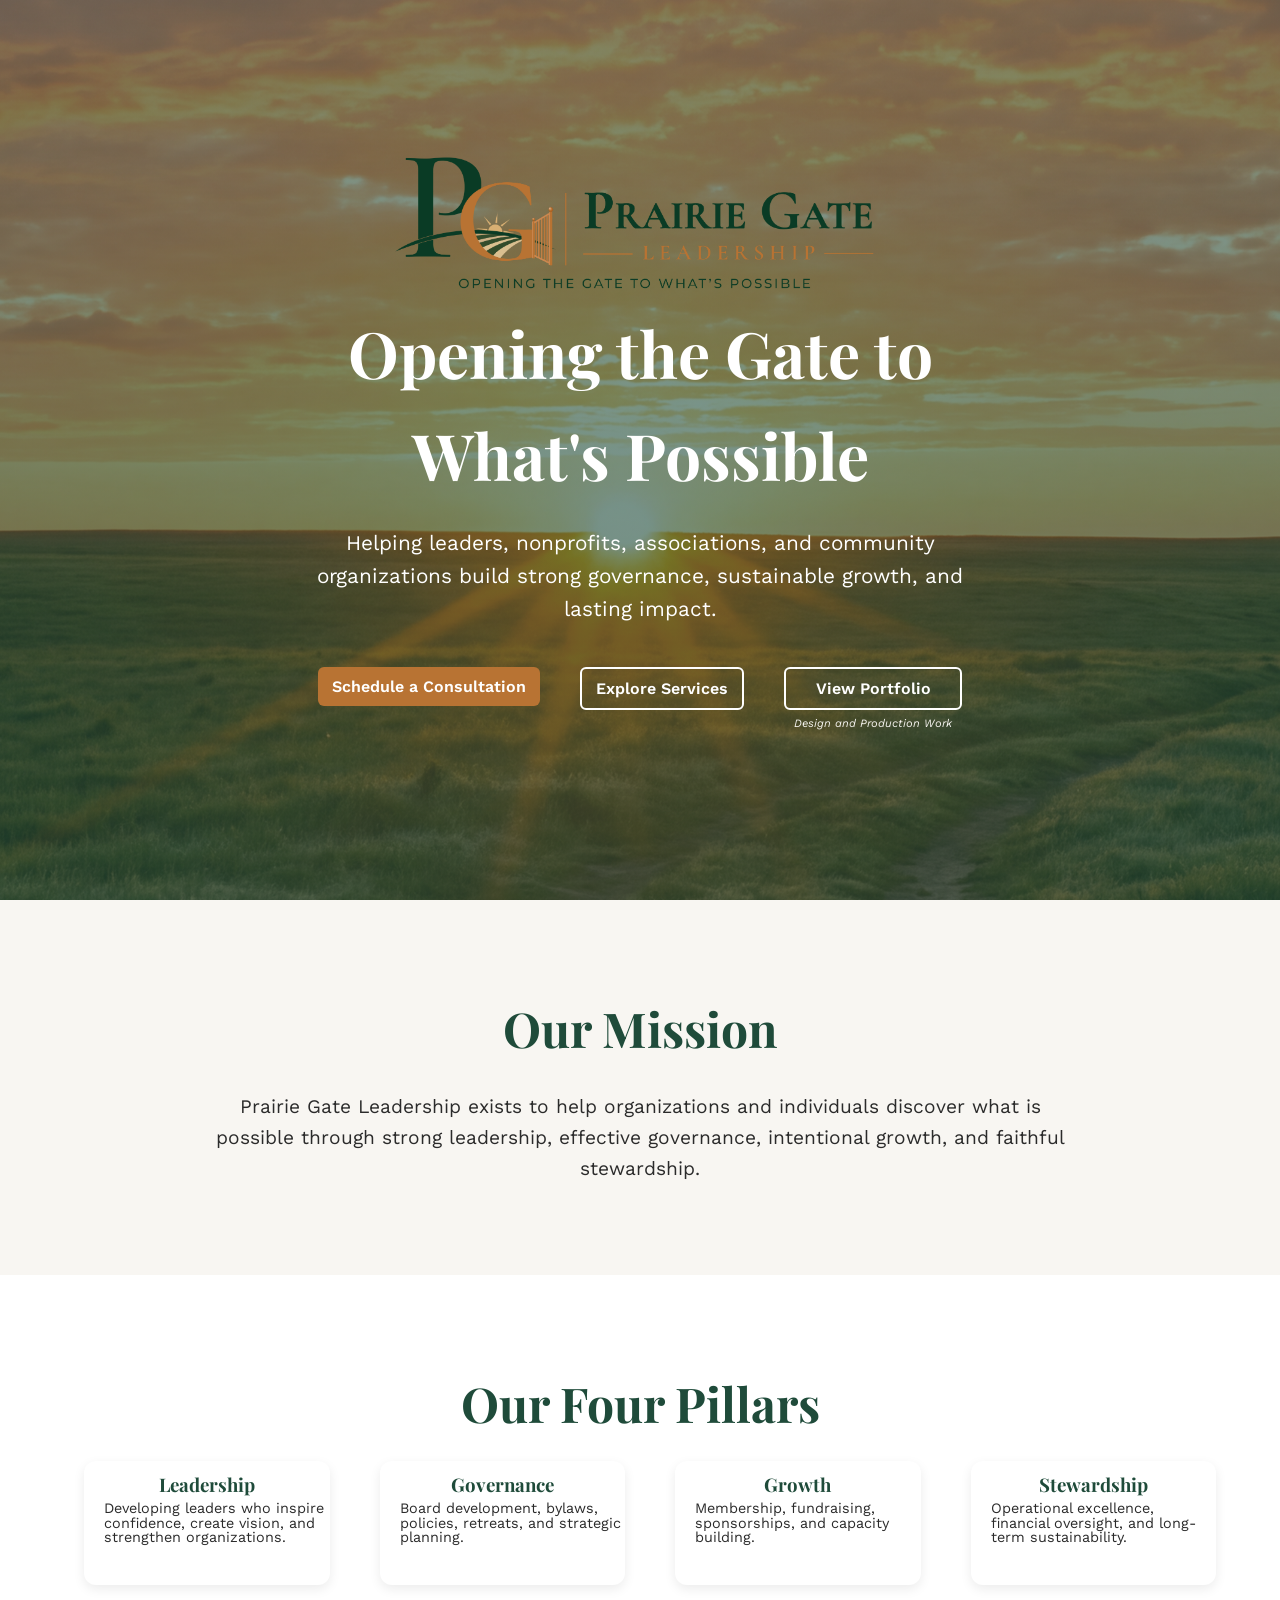
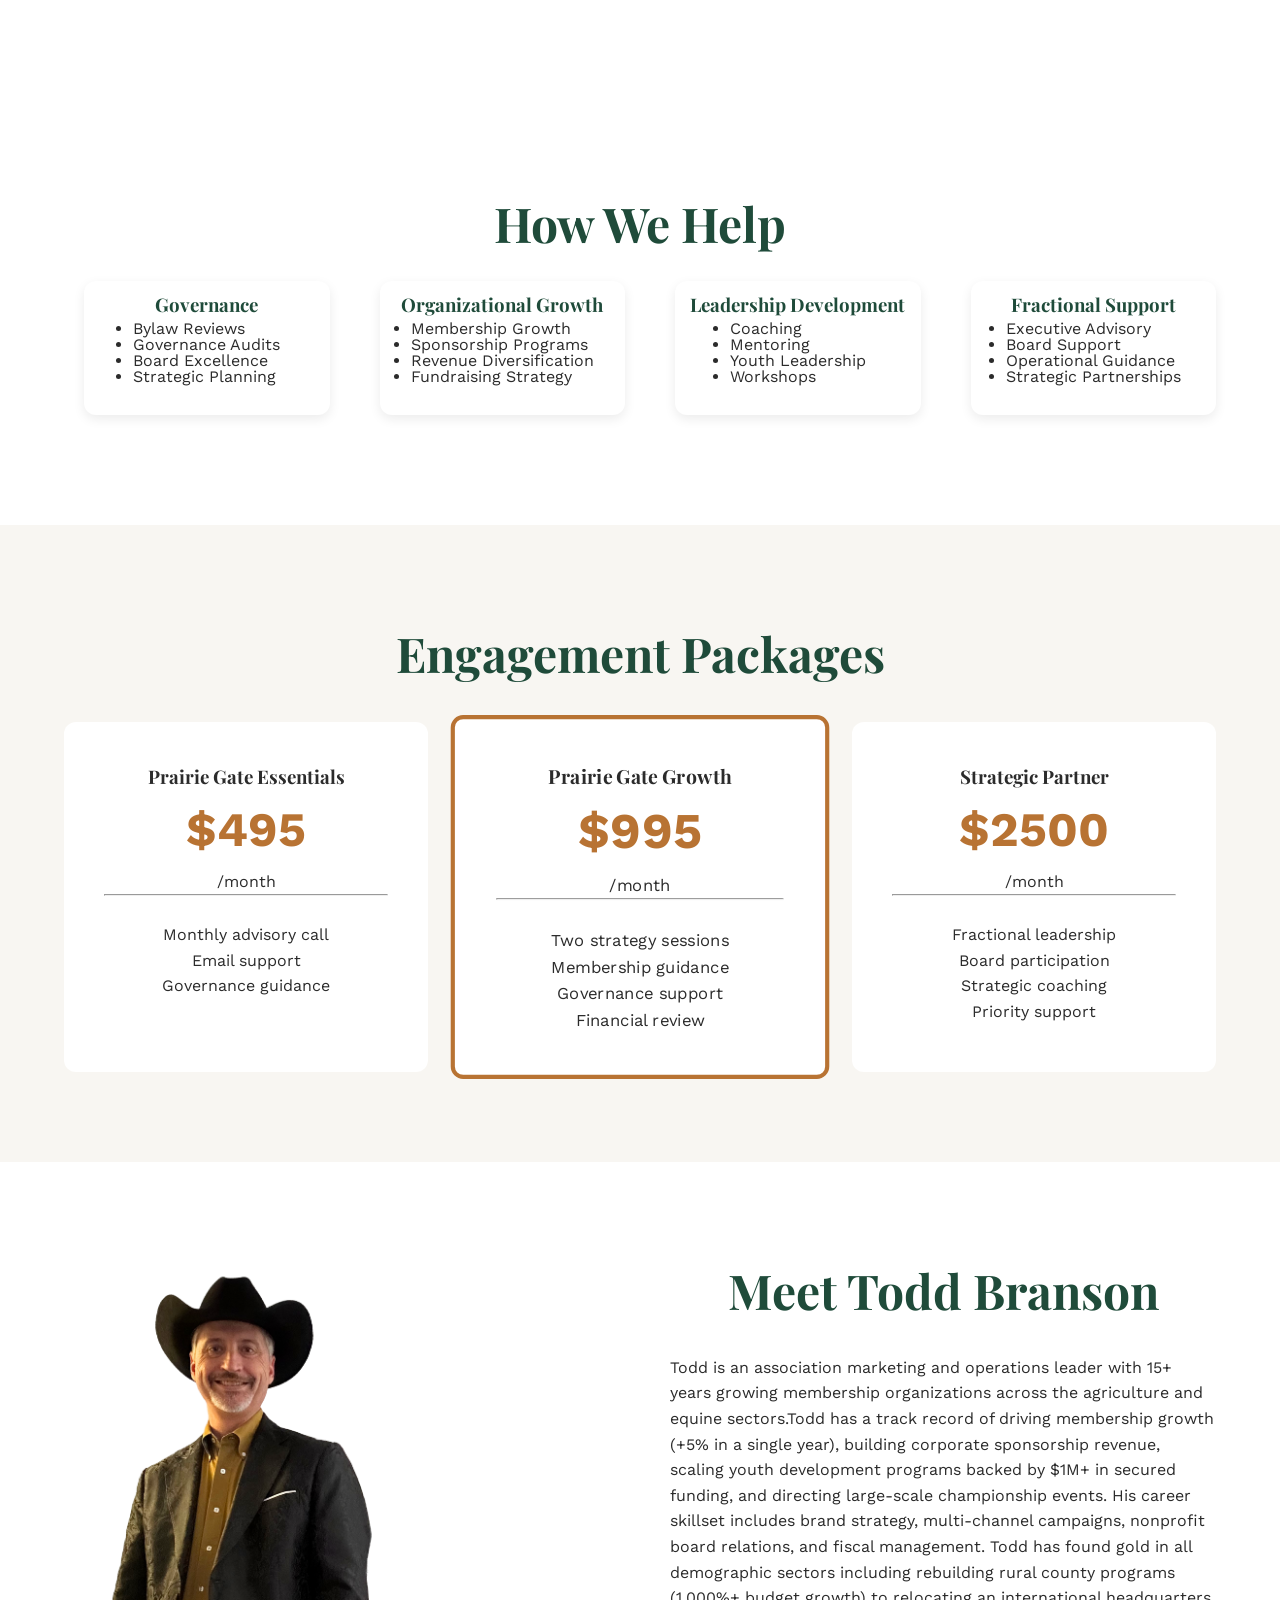
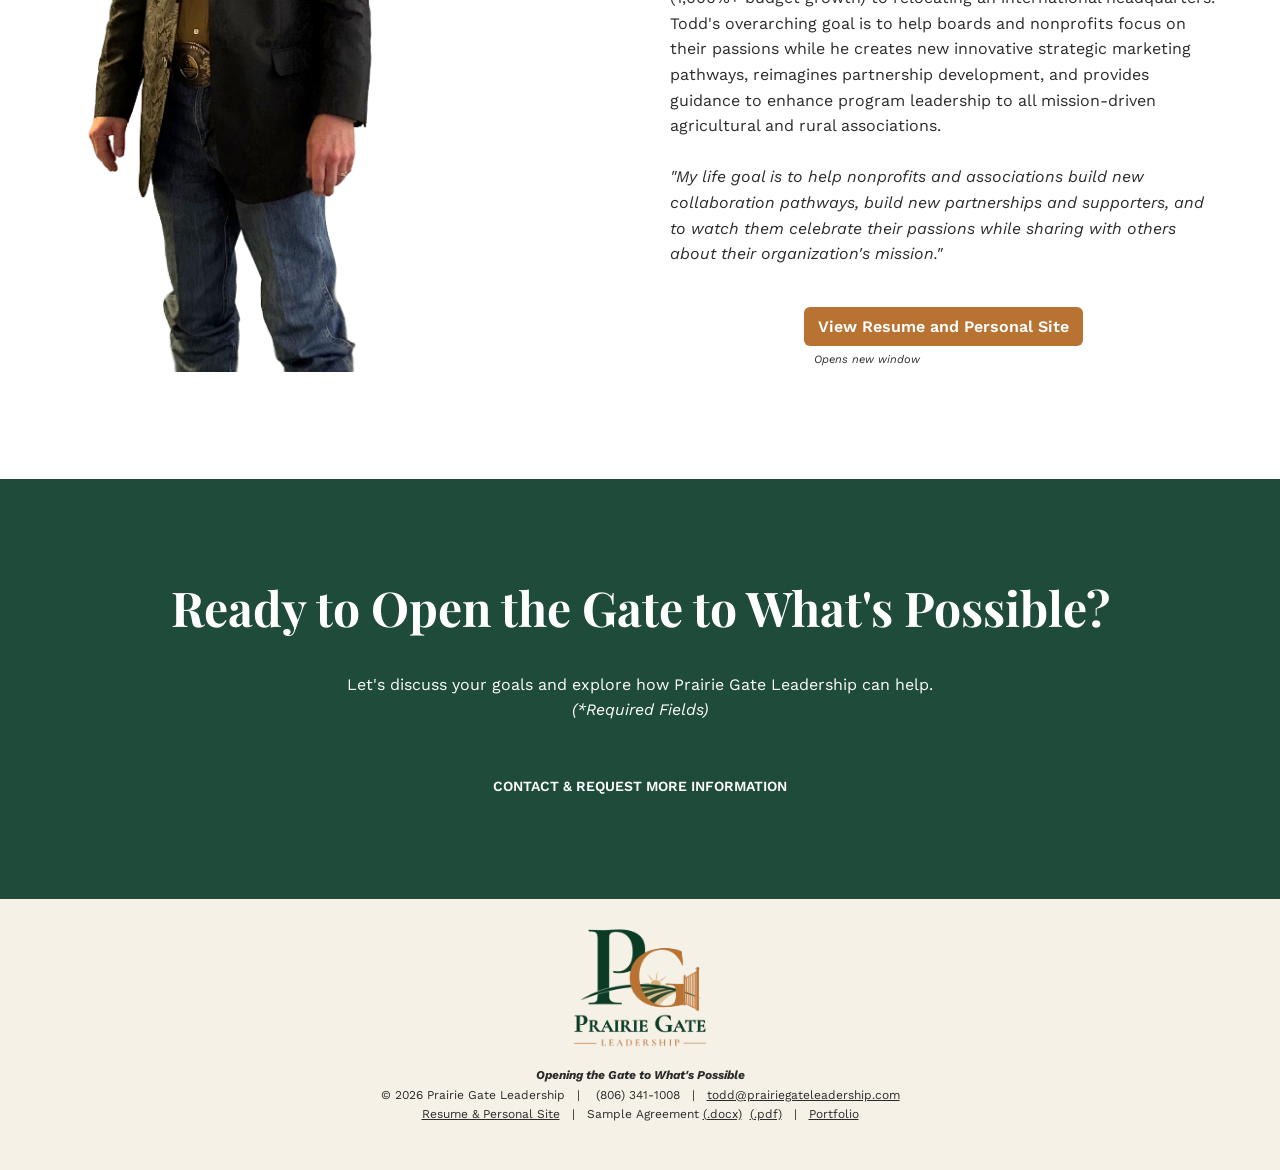
<file: index.html>
<!DOCTYPE html>
<html lang="en">
<head>
<meta charset="UTF-8">
<meta name="viewport" content="width=device-width, initial-scale=1.0">

<title>Prairie Gate Leadership</title>
	<link rel="stylesheet" href="/PGL-style.css">
	<link rel="icon" type="image/png" sizes="32x32" href="/favicon-32.png">
	<link rel="icon" type="image/png" sizes="16x16" href="/favicon-16.png">
	<link rel="apple-touch-icon" sizes="180x180" href="/apple-touch-icon.png">
	<link rel="android-chrome-icon" sizes="192x192" href="/android-chrome-192x192.png">
	<link rel="Progressive-Web-App" sizes="512x512" href="/android-chrome-512x512.png">
	<link rel="shortcut-icon" href="/favicon.ico">
</head>

<body>

<!-- HERO -->

<section class="hero">

<div class="container hero-content">

<img src="images/prairie-gate-horizontal-logo.png"
     alt="Prairie Gate Leadership"
     style="max-width:500px; margin-bottom:30px; display:block; margin: 0 auto;">

<h1>Opening the Gate to What's Possible</h1>

<p style="text-align: center">
Helping leaders, nonprofits, associations, and community organizations build strong governance, sustainable growth, and lasting impact.
</p>

<div class="btn-wrapper">
<a href="#contact" class="btn btn-primary">
Schedule a Consultation
</a>

<a href="#services" class="btn btn-secondary">
Explore Services
</a>
<div class="caption-wrapper">	
<a href="portfolio.html" class="btn btn-secondary">
View Portfolio
</a>
<span class="btn-caption">Design and Production Work</span>	
	</div>
	</div>
</div>
</section>

<!-- MISSION -->

<section class="mission">

<div class="container">

<h2  class="section-title">Our Mission</h2>

<br>

<p>
Prairie Gate Leadership exists to help organizations and individuals discover what is possible through strong leadership, effective governance, intentional growth, and faithful stewardship.
</p>

</div>

</section>

<!-- FOUR PILLARS -->

<section>

<div class="container">

<h2  class="section-title">Our Four Pillars</h2>

<div class="pillars">

<div class="card">
<h3>Leadership</h3>
<p>
Developing leaders who inspire confidence, create vision, and strengthen organizations.
</p>
</div>

<div class="card">
<h3>Governance</h3>
<p>
Board development, bylaws, policies, retreats, and strategic planning.
</p>
</div>

<div class="card">
<h3>Growth</h3>
<p>
Membership, fundraising, sponsorships, and capacity building.
</p>
</div>

<div class="card">
<h3>Stewardship</h3>
<p>
Operational excellence, financial oversight, and long-term sustainability.
</p>
</div>

</div>

</div>

</section>

<!-- SERVICES -->

<section>

<div class="container">

<h2  class="section-title" id="services">How We Help</h2>

<div class="pillars">

<div class="card">
<h3>Governance</h3>
<ul>
<li>Bylaw Reviews</li>
<li>Governance Audits</li>
<li>Board Excellence</li>
<li>Strategic Planning</li>
</ul>
</div>

<div class="card">
<h3>Organizational Growth</h3>
<ul>
<li>Membership Growth</li>
<li>Sponsorship Programs</li>
<li>Revenue Diversification</li>
<li>Fundraising Strategy</li>
</ul>
</div>

<div class="card">
<h3>Leadership Development</h3>
<ul>
<li>Coaching</li>
<li>Mentoring</li>
<li>Youth Leadership</li>
<li>Workshops</li>
</ul>
</div>

<div class="card">
	<h3>Fractional Support</h3>
<ul>
<li>Executive Advisory</li>
<li>Board Support</li>
<li>Operational Guidance</li>
<li>Strategic Partnerships</li>
</ul>

</div>

</div>

</div>

</section>

<!-- PACKAGES -->

<section class="packages">

<div class="container">

<h2  class="section-title" style="margin-bottom:30px;">Engagement Packages</h2>

<div class="pricing-grid">

<div class="package">

<h3>Prairie Gate Essentials</h3>

<div class="price">$495</div>

<p>/month</p>

<hr><br>

<p>Monthly advisory call</p>
<p>Email support</p>
<p>Governance guidance</p>

</div>

<div class="package featured">

<h3>Prairie Gate Growth</h3>

<div class="price">$995</div>

<p>/month</p>

<hr><br>

<p>Two strategy sessions</p>
<p>Membership guidance</p>
<p>Governance support</p>
<p>Financial review</p>

</div>

<div class="package">

<h3>Strategic Partner</h3>

<div class="price">$2500</div>

<p>/month</p>

<hr><br>

<p>Fractional leadership</p>
<p>Board participation</p>
<p>Strategic coaching</p>
<p>Priority support</p>

</div>

</div>

</div>

</section>

<!-- FOUNDER -->

<section>

<div class="container founder">

<div>

<img src="images/todd-branson.png"
     alt="Todd Branson"
     style="width:60%; border-radius:0px;">

</div>

<div>

<h2  class="section-title">Meet Todd Branson</h2>

<br>

<p>
Todd is an association marketing and operations leader with 15+ years growing membership organizations across the agriculture and equine sectors.Todd has a track record of driving membership growth (+5% in a single year), building corporate sponsorship revenue, scaling youth development programs backed by $1M+ in secured funding, and directing large-scale championship events. His career skillset includes brand strategy, multi-channel campaigns, nonprofit board relations, and fiscal management. Todd has found gold in all demographic sectors including rebuilding rural county programs (1,000%+ budget growth) to relocating an international headquarters. Todd's overarching goal is to help boards and nonprofits focus on their passions while he creates new innovative strategic marketing pathways, reimagines partnership development, and provides guidance to enhance program leadership to all mission-driven agricultural and rural associations.
</p>
<br>
<p><em>"My life goal is to help nonprofits and associations build new collaboration pathways, build new partnerships and supporters, and to watch them celebrate their passions while sharing with others about their organization's mission."</em>
</p>
	<div class="btn-wrapper">
		
		<div class="caption-wrapper">
<a href="portfolio.html" class="btn btn-primary">View Resume and Personal Site</a>
<span class="btn-caption" style="color:var(--charcoal)">Opens new window</span>	
	</div>
	</div>
</div>
	</div>
</section>

<!-- CTA -->

<section class="cta">

<div class="container">

<h2 style="font-size:3rem;"  id="contact">
Ready to Open the Gate to What's Possible?
</h2>

<br>

<p>
Let's discuss your goals and explore
how Prairie Gate Leadership can help. <br><em>(*Required Fields)</em>
</p>
<br>

    <script src ="https://cdn.jotfor.ms/s/static/latest/static/feedback2.js" type="text/javascript"></script>
    <script type="text/javascript">
        var JFL_263124559129056 = new JotformFeedback({
          formId: '263124559129056',
          base: 'https://form.jotform.com/',
          windowTitle: 'Contact & Request more information',
          backgroundColor: '#1f4b3a',
          fontColor: '#FFFFFF',
          type: 'false',
          height: 500,
          width: 700,
          openOnLoad: false
        });
    </script>
    <script src='https://cdn.jotfor.ms/s/umd/latest/for-form-embed-handler.js'></script>
    <script>window.jotformEmbedHandler("iframe[id='263124559129056']", "https://form.jotform.com/")</script>
      <a class="btn lightbox-263124559129056"
      style="
      margin-top: 16px;
      text-transform: uppercase;
      font-size: 14px;
      text-decoration: none;
      cursor: pointer;
      display: inline-block;
      padding: 10px;
      font-family: inherit;
      text-shadow: none;
      user-select: none;
      transition: all,.1s,ease-in;
      background-color: #1f4b3a;
      border: 1px solid #1f4b3a;
      color: #FFFFFF;
      ">
        Contact &amp; Request more information
      </a>
	
<!--	
 <div class="form">
<form action= "https://formspree.io/f/xjyydlya" class="fs-form" method="POST">
    <input type="hidden" name="subject" value="PGL - Request More Information">
	
	<div class="fs-field">
		<input type="text" name="name" placeholder="*First Name Last Name" required class="fs-input">
	</div>
	<div class="fs-field">	
		<input type="phone" name="phone" placeholder="*Phone (XXX) XXX-XXXX" required class="fs-input">
	</div>
	<div class="fs-field">	
		<input type="email" name="email" placeholder="*Email (you@url.com)" required class="fs-input">
	</div>
	<div class="fs-field">
  <textarea class="fs-textarea" name="message" style="width:500px; height:200px;" required placeholder="*Briefly explain how we can help you." ></textarea></div>
	<div class="fs-field">	
	<select class="fs-select" name="support-plans" required>
		<option value="" selected disabled>*Select Your Support Plan Interest</option>
		<option value="inquiry">General Questions</option>
		<option value="essentials">Prairie Gate Essentials</option>
		<option value="growth">Prairie Gate Growth (Recommended)</option>
		<option value="partner">Strategic Partner</option>
	</select>
	</div>
		<button class="fs-button" type="submit">Yes, Let's Visit!</button>
		
</form>


</div>	-->
	</div>																	 
</section>

<footer>

<img src="images/pg-monogram.png"
     alt="Prairie Gate Monogram"
     style="height:140px;margin-bottom:0px;">

<p style="font-size: 12px;">
		<em><b>Opening the Gate to What's Possible</b></em>
	<br>© 2026 Prairie Gate Leadership&nbsp;&nbsp;&nbsp;|&nbsp;&nbsp;&nbsp;  (806) 341-1008&nbsp;&nbsp;&nbsp;|&nbsp;&nbsp;&nbsp;<a href="mailto:todd@prairiegateleadership.com">todd@prairiegateleadership.com</a>
	<br>
	<a href="https://toddfbranson.myportfolio.com/recent-work" target="new">Resume &amp; Personal Site</a>&nbsp;&nbsp;&nbsp;|&nbsp;&nbsp;&nbsp;Sample Agreement <a href="documents/Prairie Gate Leadership Service Agreement.docx" target="new">(.docx)</a>&nbsp;&nbsp;<a href="documents/Prairie Gate Leadership Service agreement.pdf" target="new">(.pdf)</a>&nbsp;&nbsp;&nbsp;|&nbsp;&nbsp;&nbsp;<a href="portfolio.html">Portfolio</a>
</p>

<br>

</footer>

</body>
</html>
</file>
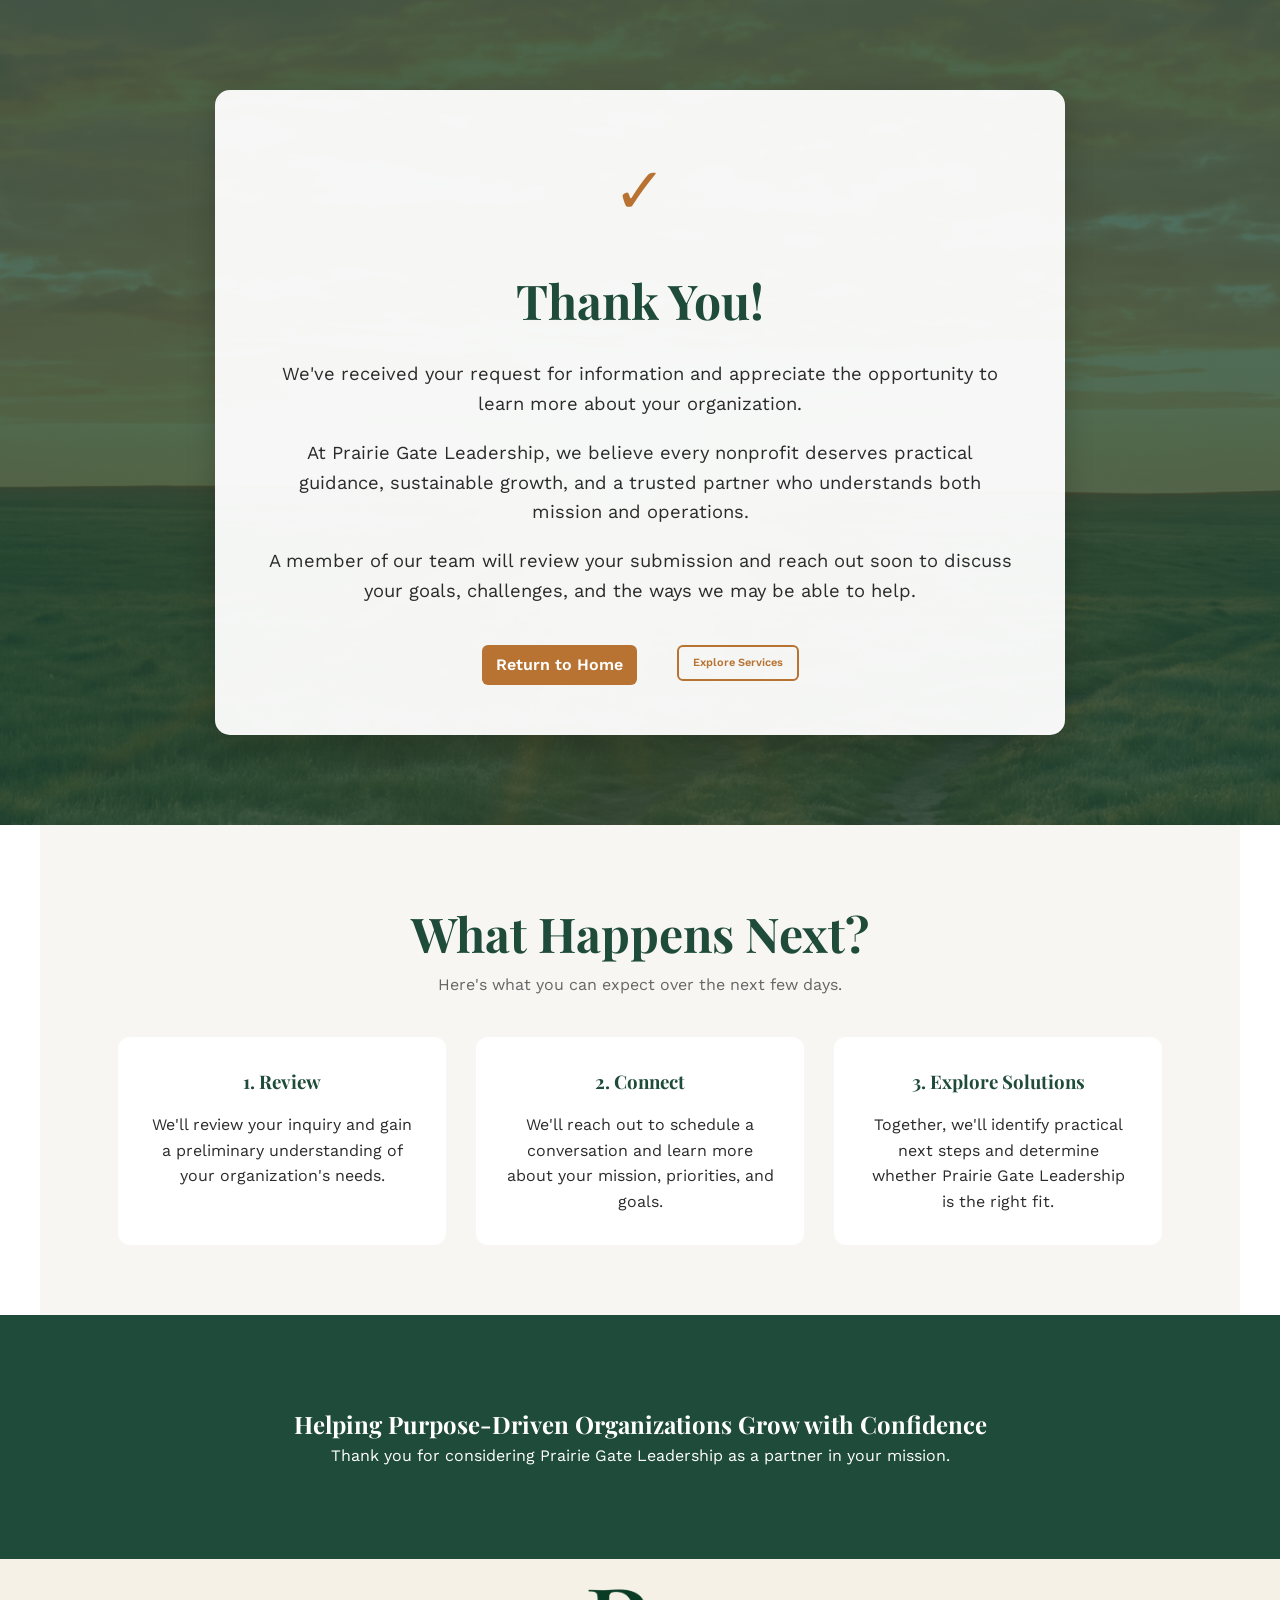
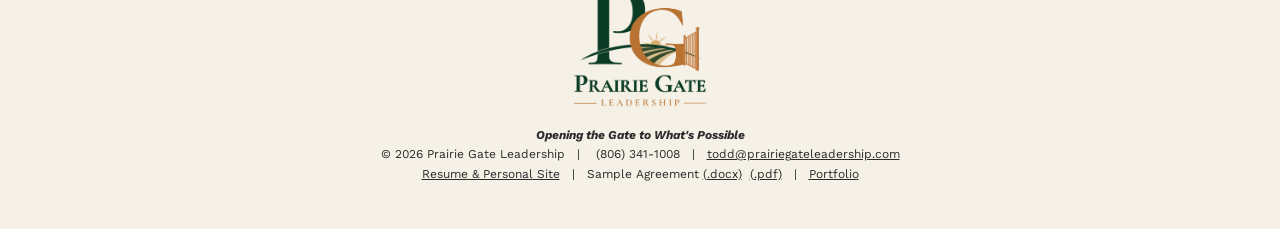
<file: thankyou.html>
<!DOCTYPE html>
<html lang="en">
<head>
<meta charset="utf-8">
<meta name="viewport" content="width=device-width, initial-scale=1.0">
<title>Thank You | Prairie Gate Leadership</title>

<link rel="stylesheet" href="PGL-style.css">

<style>

</style>

</head>

<body>

<section class="thank-you-hero">
    <div class="container">
        <div class="thank-you-card">

            <div class="checkmark">✓</div>

            <h1>Thank You!</h1>

            <p>
                We've received your request for information and appreciate the opportunity
                to learn more about your organization.
            </p>

            <p>
                At Prairie Gate Leadership, we believe every nonprofit deserves practical
                guidance, sustainable growth, and a trusted partner who understands both
                mission and operations.
            </p>

            <p>
                A member of our team will review your submission and reach out soon to
                discuss your goals, challenges, and the ways we may be able to help.
            </p>

            <div class="btn-wrapper">
                <a href="/" class="btn btn-primary">Return to Home</a>
                <a href="/services.html" class="btn btn-external">Explore Services</a>
            </div>

        </div>
    </div>
</section>

<section class="section next-steps">
    <div class="container">

        <h2 class="section-title">What Happens Next?</h2>

        <p class="section-intro">
            Here's what you can expect over the next few days.
        </p>

        <div class="step-grid">

            <div class="step">
                <h3>1. Review</h3>
                <p>
                    We'll review your inquiry and gain a preliminary understanding
                    of your organization's needs.
                </p>
            </div>

            <div class="step">
                <h3>2. Connect</h3>
                <p>
                    We'll reach out to schedule a conversation and learn more about
                    your mission, priorities, and goals.
                </p>
            </div>

            <div class="step">
                <h3>3. Explore Solutions</h3>
                <p>
                    Together, we'll identify practical next steps and determine
                    whether Prairie Gate Leadership is the right fit.
                </p>
            </div>

        </div>

    </div>
</section>

<section class="cta">
    <div class="container">
        <h2>Helping Purpose-Driven Organizations Grow with Confidence</h2>
        <p>
            Thank you for considering Prairie Gate Leadership as a partner in your mission.
        </p>
    </div>
</section>

<footer>

<img src="images/pg-monogram.png"
     alt="Prairie Gate Monogram"
     style="height:140px;margin-bottom:0px;">

<p style="font-size: 12px;">
		<em><b>Opening the Gate to What's Possible</b></em>
	<br>© 2026 Prairie Gate Leadership&nbsp;&nbsp;&nbsp;|&nbsp;&nbsp;&nbsp;  (806) 341-1008&nbsp;&nbsp;&nbsp;|&nbsp;&nbsp;&nbsp;<a href="mailto:todd@prairiegateleadership.com">todd@prairiegateleadership.com</a>
	<br>
	<a href="https://toddfbranson.myportfolio.com/recent-work" target="new">Resume &amp; Personal Site</a>&nbsp;&nbsp;&nbsp;|&nbsp;&nbsp;&nbsp;Sample Agreement <a href="documents/Prairie Gate Leadership Service Agreement.docx" target="new">(.docx)</a>&nbsp;&nbsp;<a href="documents/Prairie Gate Leadership Service agreement.pdf" target="new">(.pdf)</a>&nbsp;&nbsp;&nbsp;|&nbsp;&nbsp;&nbsp;<a href="portfolio.html">Portfolio</a>
</p>

<br>

</footer>
</body>
</html>
</file>
<file: PGL-style.css>
@charset "utf-8";
/* Prairie Gate Leadership - Selector Preserving Refactor */
@import url("https://fonts.googleapis.com/css2?family=Playfair+Display:ital,wght@0,400..900;1,400..900&family=Work+Sans:ital,wght@0,100..900;1,100..900&display=swap");

:root {
  --prairie-green: #1F4B3A;
  --warm-copper: #B87333;
  --sandstone: #DCC9A3;
  --ivory: #F8F6F2;
  --charcoal: #2B2B2B;
  --dark-sandstone: #c09e59;
  --font-heading: "Playfair Display", serif;
  --font-body: "Work Sans", sans-serif;

  --color-highlight: #7ecac7;
  --color-primary: #23494c;
  --color-primary-active: #122d30;
  --color-text-default: #ffffff;
  --color-text-select: #000000;
  --color-text-muted: #475569;
}

*, *::before, *::after { margin:0; padding:0; box-sizing:border-box; }
body { font-family:var(--font-body); color:var(--charcoal); line-height:1.6; background:#fff; margin:0; }
a { color:var(--charcoal); }
.container { width:min(1200px,90%); margin:auto; }
h1,h2,h3 { font-family:var(--font-heading); }
h1 { text-align:center; }
.lightbox { display:none; position:fixed; z-index:9999; inset:0; width:100%; height:100%; background:rgba(0,0,0,.85); cursor:pointer; }
.lightbox img { display:block; max-width:90%; max-height:90%; margin:auto; position:absolute; inset:0; }
.btn { display:flex; align-items:flex-start; justify-content:center; padding:7px 14px; border-radius:6px; text-decoration:none; font-weight:600; transition:.3s; }
.btn-primary { background:var(--warm-copper); color:#fff; }
.btn-secondary { border:2px solid #fff; color:#fff; }
.btn-external { border:2px solid #B87333; color:#B87333; font-size:11px; }
.btn-wrapper { display:flex; gap:40px; align-items:flex-start; justify-content:center; width:fit-content; margin-inline:auto; margin-top:40px; }
.caption-wrapper,.gallery,.gallery2 { margin-inline:auto; }
.btn-caption,.btn-caption2 { display:block; width:calc(100% - 20px); font-size:.7rem; font-style:italic; }
.btn-caption { margin:5px 10px 20px; color:var(--ivory); }
.btn-caption2 { margin:10px 10px 20px; color:var(--charcoal); }
section{padding:90px 0}
.section,.section2{margin:0 auto;padding:70px 20px}
.section{max-width:1200px}
.section2{background:var(--dark-sandstone);background-size:cover}
.section-title{text-align:center;color:var(--prairie-green);font-size:3rem}
.section-intro{text-align:center;color:#666;margin-bottom:20px}
.hero{background:linear-gradient(rgba(31,75,58,.55),rgba(31,75,58,.65)),url("images/sunrise-prairie.png");background-size:cover;background-position:center;color:#fff;min-height:100vh;display:flex;align-items:center}
.hero-content{max-width:700px}.hero h1{font-size:4rem;margin-bottom:20px}.hero p{text-align:center;font-size:1.3rem;margin-bottom:35px}
.mission{background:var(--ivory);text-align:center}.mission p{max-width:850px;margin:auto;font-size:1.2rem}
.pillars,.pricing-grid,.step-grid{display:grid;gap:30px}.pillars{grid-template-columns:repeat(auto-fit,minmax(250px,1fr))}.pricing-grid{grid-template-columns:repeat(auto-fit,minmax(300px,1fr))}.step-grid{grid-template-columns:repeat(auto-fit,minmax(240px,1fr));margin-top:40px}
.work-grid{display:grid;grid-template-columns:repeat(auto-fit,minmax(160px,1fr));gap:40px}
.card{position:relative;display:flex;flex-direction:column;align-items:center;background:#fff;border-radius:12px;overflow:hidden;box-shadow:0 4px 12px rgba(0,0,0,.08);margin:20px 0 20px 20px;text-align:center;line-height:1;padding-bottom:20px}
.card h3{color:var(--prairie-green);position:absolute;top:10px;margin:5px 0 10px}.card img{width:80%;display:block;margin:50px auto 0}.card ul{margin:40px 0 10px;text-align:left}.card p{display:block;width:calc(100% - 20px);margin:40px 10px 20px 30px;font-size:.9rem;text-align:left}
.card-content{margin-bottom:20px}.gallery{display:grid;grid-template-columns:repeat(auto-fit,minmax(140px,1fr));gap:40px;margin-top:40px}.gallery2{display:grid;grid-template-columns:repeat(auto-fit,minmax(80px,1fr));gap:40px;margin-top:40px}.gallery img,.gallery2 img{width:60%;border-radius:5px}
.packages,.next-steps{background:var(--ivory)} .package,.step{background:#fff;border-radius:12px;padding:30px;text-align:center}
.package{padding:40px}.featured{border:4px solid var(--warm-copper);transform:scale(1.04)}.price{font-size:3rem;color:var(--warm-copper);font-weight:bold}
.founder{display:grid;grid-template-columns:1fr 1fr;gap:60px;align-items:center}.form{display:block;margin:0 auto}.cta{background:var(--prairie-green);text-align:center;color:#fff}
footer{background:#F6F1E7;color:var(--charcoal);text-align:center;padding:20px} footer a:hover{color:var(--warm-copper)}
button,input,optgroup,select,textarea{font:inherit;color:inherit;margin:0 auto;padding:0;text-align:left}
[type="checkbox"],[type="radio"],[type="range"]{appearance:none;flex-shrink:0;padding:0;user-select:none}
.fs-form{display:grid;row-gap:1rem}.fs-form.fs-layout__2-column{column-gap:.75rem;grid-template-columns:1fr 1fr}
fieldset{display:flex;margin:1rem 0;row-gap:10rem}
.fs-fieldset-title{color:var(--color-text-default);font-size:1.25rem;font-weight:500;line-height:1.75rem;margin-bottom:1rem;grid-column:1/-1}
.fs-field{display:flex;flex-direction:row;row-gap:.375rem}
.fs-label{color:var(--color-text-default);display:block;font-size:.875rem;font-weight:700;line-height:1.25rem}
.fs-description{color:var(--color-text-muted);display:block;font-size:.875rem;line-height:1.25rem}
.fs-button-group{display:flex;flex-direction:row-reverse;column-gap:.75rem}
.fs-button{background-color:var(--color-primary);border-radius:.375rem;color:#fff;cursor:pointer;padding:1rem 2rem}.fs-button:hover,.fs-button:focus-visible{background-color:var(--color-primary-active)}
.fs-input,.fs-select{border-radius:.375rem;color:var(--color-text-select);height:2rem;padding:0 .75rem;width:40%}
.fs-input::placeholder,.fs-textarea::placeholder{color:var(--color-text-muted)}
.thank-you-hero{background:linear-gradient(rgba(31,75,58,.80),rgba(31,75,58,.75)),url("images/sunrise-prairie.png");background-size:cover;background-position:center;min-height:80vh;display:flex;align-items:center;color:#fff;text-align:center}
.thank-you-card{background:rgba(255,255,255,.95);color:var(--charcoal);max-width:850px;margin:auto;padding:50px;border-radius:15px;box-shadow:0 10px 30px rgba(0,0,0,.2)}
.checkmark{font-size:4rem;color:var(--warm-copper);margin-bottom:20px}
.thank-you-card h1{color:var(--prairie-green);font-size:3rem;margin-bottom:20px}.thank-you-card p{font-size:1.15rem;margin-bottom:20px}
.step h3{color:var(--prairie-green);margin-bottom:15px}.col-span-full{grid-column:1/-1}
.slider-label-container{display:flex;justify-content:space-between;width:100%;margin-top:.25rem}.slider-label-text{font-size:.75rem;color:var(--color-text-muted);text-align:center;white-space:nowrap}
@media(max-width:768px){.founder{grid-template-columns:1fr;gap:30px}.hero h1{font-size:2.5rem}.section-title{font-size:2rem}.btn-wrapper{flex-direction:column;gap:20px}.fs-input,.fs-select{width:100%}.thank-you-card{padding:30px}.thank-you-card h1{font-size:2.2rem}}
</file>
